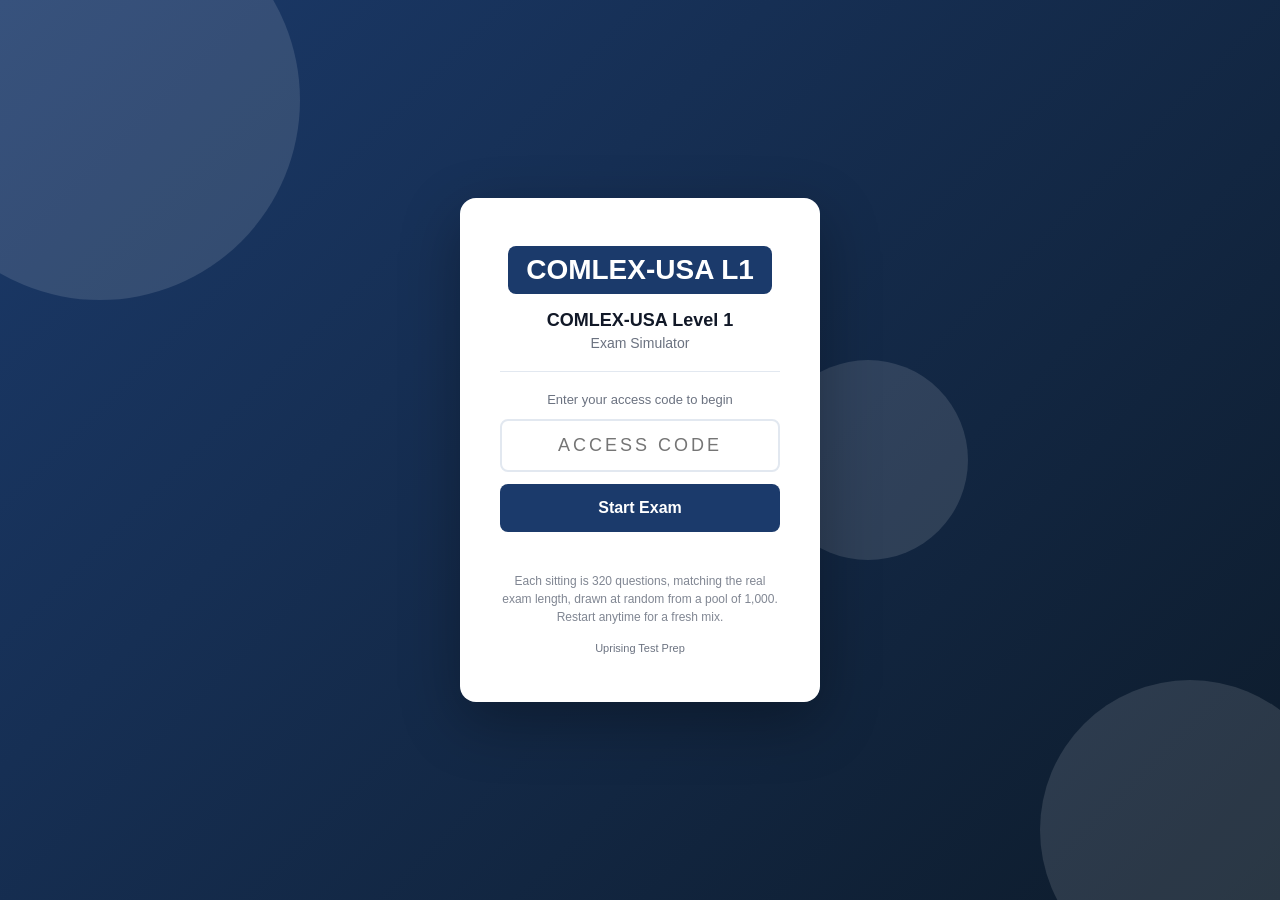
<file: index.html>
<!DOCTYPE html>
<html lang="en">
<head>
  <meta charset="UTF-8" />
  <meta name="viewport" content="width=device-width, initial-scale=1.0, viewport-fit=cover" />
  <meta name="apple-mobile-web-app-capable" content="yes" />
  <meta name="apple-mobile-web-app-status-bar-style" content="black-translucent" />
  <title>COMLEX-USA Level 1 Exam Simulator</title>
  <link rel="stylesheet" href="style.css" />
</head>
<body>

<div id="access-gate">
  <div class="gate-bg-shapes">
    <div class="shape shape-1"></div>
    <div class="shape shape-2"></div>
    <div class="shape shape-3"></div>
  </div>
  <div class="gate-card">
    <div class="gate-logo">
      <div class="logo-badge">COMLEX-USA L1</div>
    </div>
    <h1 class="gate-title">COMLEX-USA Level 1</h1>
    <p class="gate-subtitle">Exam Simulator</p>
    <div class="gate-divider"></div>
    <p class="gate-instruction">Enter your access code to begin</p>
    <input type="text" id="access-code-input" class="gate-input"
           placeholder="Access Code" autocomplete="off"
           maxlength="20" spellcheck="false" />
    <button id="access-btn" class="gate-btn">Start Exam</button>
    <p id="access-error" class="gate-error"></p>
    <p class="gate-pool-note">Each sitting is 320 questions, matching the real exam length, drawn at random from a pool of 1,000. Restart anytime for a fresh mix.</p>
    <p class="gate-hint">Uprising Test Prep</p>
  </div>
</div>

<div id="app" style="display:none">
  <header class="top-bar">
    <div class="bar-left">
      <span class="bar-logo">COMLEX-USA L1</span>
      <span class="bar-title">Exam Simulator</span>
    </div>
    <div class="bar-right">
      <span class="bar-timer" id="timer-display">--:--</span>
      <button class="bar-btn" id="flag-btn">Flag</button>
      <button class="bar-btn bar-btn-primary" id="submit-btn">
        <span class="btn-full">Submit Exam</span>
        <span class="btn-short">Submit</span>
      </button>
    </div>
  </header>

  <div class="progress-strip">
    <div class="progress-bar" id="progress-bar"></div>
  </div>

  <main class="exam-main">
    <div class="question-panel">
      <div class="q-meta">
        <span id="q-counter"></span>
        <span class="q-pool-chip" title="This sitting is 320 questions, matching the real exam length, drawn at random from a pool of 1,000. Restart for a fresh mix.">1,000 Questions Available</span>
        <span id="q-domain" class="q-domain-tag"></span>
        <span id="q-flag-indicator" class="flag-chip" style="display:none">Flagged</span>
      </div>
      <!-- Shared text for a linked cluster (a clinical case, a reading
           passage). It sits ABOVE the stem, which is the one thing that
           legitimately precedes it, and repeats on every question in the
           cluster so nobody has to page backwards. -->
      <div id="q-cluster-wrap" class="cluster-wrap" style="display:none"></div>
      <p id="question-text" class="q-text"></p>
      <!-- The picture sits BELOW the question text so the simulator matches
           the printed book exactly: stem, then picture, then options. They
           used to disagree (book put the picture under the stem, simulator put
           it above), so no single wording could be true in both places, and
           184 of MLPAO's 185 image questions said "shown above" while the
           book printed the picture below the sentence. Write stems with
           neutral wording ("the strip shown", "the diagram shows") and this
           whole class of bug cannot come back. -->
      <div id="q-image-wrap" style="display:none; margin-bottom:14px;"></div>
      <div id="options-list" class="options-list"></div>
      <div id="explanation-box" class="explanation-box" style="display:none">
        <div class="explanation-label">Explanation</div>
        <p id="explanation-text" class="explanation-text"></p>
      </div>
    </div>
    <div class="nav-bar">
      <button class="nav-btn" id="prev-btn">&#8592; Prev</button>
      <button class="nav-btn nav-btn-map" id="map-btn">Question Map</button>
      <button class="nav-btn nav-btn-next" id="next-btn">Next &#8594;</button>
    </div>
  </main>
</div>

<!-- Question Map Modal -->
<div id="map-modal" style="display:none">
  <div class="map-backdrop" id="map-backdrop"></div>
  <div class="map-panel">
    <div class="map-header">
      <span class="map-title">Question Map</span>
      <button id="map-close" class="map-close-btn">&#x2715; Close</button>
    </div>
    <div class="map-legend">
      <span class="leg-item"><span class="leg-swatch leg-answered"></span>Answered</span>
      <span class="leg-item"><span class="leg-swatch leg-flagged"></span>Flagged</span>
      <span class="leg-item"><span class="leg-swatch leg-unanswered"></span>Unanswered</span>
    </div>
    <div id="q-grid" class="q-grid"></div>
  </div>
</div>

<div id="results-screen" style="display:none">
  <div class="results-card">
    <div class="res-header">
      <div class="res-badge">COMLEX-USA L1</div>
      <h2 id="res-status" class="res-status"></h2>
      <p id="res-score" class="res-score"></p>
    </div>
    <div id="res-domains" class="res-domains"></div>
    <p class="mode-pool-note">This sitting drew 320 questions from a pool of 1,000. Restart for a fresh mix.</p>
    <button id="res-review-btn" class="res-btn">Review Answers</button>
    <button id="res-restart-btn" class="res-btn res-btn-secondary">Restart</button>
  </div>
</div>

<script src="questions.js"></script>
<script src="app.js"></script>
</body>
</html>
</file>
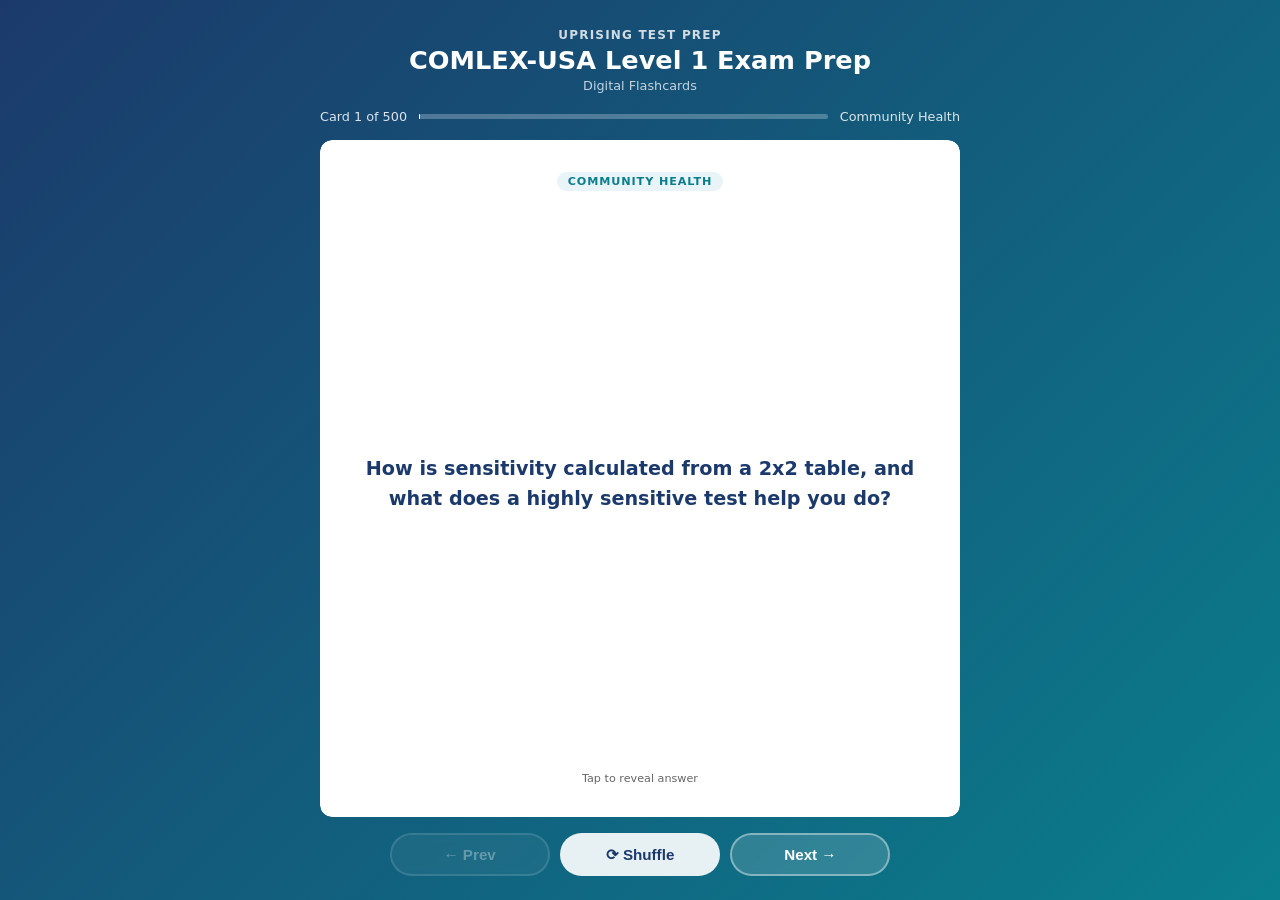
<file: flashcards/index.html>
<!DOCTYPE html>
<html lang="en">
<head>
  <meta charset="UTF-8">
  <meta name="viewport" content="width=device-width, initial-scale=1.0">
  <title>COMLEX-USA Level 1 Exam Prep: Flashcards</title>
  <style>
    :root {
      --blue:   #1B3A6B;
      --teal:   #0A7E8C;
      --ltblue: #E8F4F8;
      --white:  #FFFFFF;
      --text:   #1A1A1A;
      --muted:  #666;
      --radius: 12px;
    }
    * { box-sizing: border-box; margin: 0; padding: 0; }
    html, body { height: 100%; }
    body {
      font-family: 'Segoe UI', system-ui, sans-serif;
      background: linear-gradient(135deg, var(--blue) 0%, var(--teal) 100%);
      /* Pinned, not min-height: the page must never grow, or the controls
         get pushed below the fold on iOS where 100dvh and height:100%
         disagree. The height:100% rule above is the pre-dvh fallback. */
      height: 100dvh;
      max-height: 100dvh;
      overflow: hidden;
      display: flex;
      flex-direction: column;
      align-items: center;
      padding: 1.25rem 1rem 1rem;
      gap: 0.75rem;
      overflow-x: hidden;
    }
    header { text-align: center; color: #fff; flex-shrink: 0; }
    header .brand { font-size: 0.75rem; font-weight: 700; letter-spacing: 0.1em; opacity: 0.8; text-transform: uppercase; }
    header h1 { font-size: 1.3rem; font-weight: 800; margin-top: 0.2rem; }
    header .subtitle { font-size: 0.8rem; opacity: 0.75; margin-top: 0.15rem; }
    #progress-info {
      display: flex; align-items: center; gap: 0.75rem;
      color: rgba(255,255,255,0.85); font-size: 0.8rem;
      flex-shrink: 0; width: 100%; max-width: 640px;
    }
    #progress-bar-track {
      flex: 1; background: rgba(255,255,255,0.25);
      border-radius: 4px; height: 5px;
    }
    #progress-bar-fill { height: 100%; background: #fff; border-radius: 4px; transition: width 0.3s; }
    .card-scene {
      width: 100%; max-width: 640px;
      perspective: 1200px;
      cursor: pointer;
      flex: 1; min-height: 0;
      display: flex; flex-direction: column;
    
      /* WebKit does not clip overflow inside a preserve-3d context, so the
         answer pane's own clip is dropped and a long answer paints over the
         Prev/Next row. This element only sets the perspective and is NOT
         itself in the 3D context, so its clip is honoured in every engine. */
      overflow: hidden;
      border-radius: var(--radius);
    }
    .card-inner {
      position: relative; width: 100%;
      flex: 1; min-height: 0;
      transition: transform 0.55s cubic-bezier(.4,0,.2,1);
      transform-style: preserve-3d;
    }
    .card-scene.flipped .card-inner { transform: rotateY(180deg); }
    .card-face {
      position: absolute; inset: 0;
      backface-visibility: hidden; -webkit-backface-visibility: hidden;
      border-radius: var(--radius);
      display: flex; flex-direction: column;
      padding: 1.5rem 1.75rem;
      box-shadow: 0 12px 40px rgba(0,0,0,0.2);
      overflow: hidden;
    
      /* Painting through a mask forces WebKit to allocate a real clipping
         layer for a 3D-transformed element, which is what makes the
         overflow:hidden and the rounded corners above actually apply. */
      -webkit-mask-image: -webkit-radial-gradient(#fff, #000);
              mask-image: radial-gradient(#fff, #000);
    }
    .card-front { background: var(--white); align-items: center; justify-content: center; }
    .card-back  { background: var(--ltblue); transform: rotateY(180deg); }
    .card-badge {
      font-size: 0.7rem; font-weight: 700; text-transform: uppercase;
      letter-spacing: 0.08em;
      background: var(--ltblue); color: var(--teal);
      padding: 0.2rem 0.65rem; border-radius: 20px;
      margin-bottom: 0.85rem; flex-shrink: 0;
    }
    .card-back .card-badge { background: rgba(10,126,140,0.12); }
    .card-front .q-text {
      font-size: 1.1rem; font-weight: 600; color: var(--blue); line-height: 1.55;
      text-align: center; overflow-y: auto; flex: 1;
      display: flex; align-items: center; justify-content: center;
      scrollbar-width: thin; scrollbar-color: rgba(27,58,107,0.3) transparent;
    }
    .card-back .a-label { font-size: 0.7rem; font-weight: 700; color: var(--teal); text-transform: uppercase; letter-spacing: 0.08em; margin-bottom: 0.4rem; flex-shrink: 0; }
    .card-back .a-text  {
      font-size: 0.975rem; color: var(--text); line-height: 1.65;
      overflow-y: auto; flex: 1; min-height: 0; padding-right: 4px;
      scrollbar-width: thin; scrollbar-color: rgba(10,126,140,0.4) transparent;
    
      -webkit-overflow-scrolling: touch;
      overscroll-behavior: contain;
    }
    .card-back .a-text::-webkit-scrollbar { width: 4px; }
    .card-back .a-text::-webkit-scrollbar-track { background: transparent; }
    .card-back .a-text::-webkit-scrollbar-thumb { background: rgba(10,126,140,0.4); border-radius: 4px; }
    .tap-hint { flex-shrink: 0; margin-top: 0.6rem; font-size: 0.7rem; color: var(--muted); text-align: center; }
    .card-back .tap-hint { color: var(--teal); opacity: 0.7; }
    .controls {
      display: flex; gap: 0.65rem; flex-wrap: nowrap;
      justify-content: center; flex-shrink: 0;
      width: 100%; max-width: 640px;
      padding-bottom: env(safe-area-inset-bottom, 0px);
    }
    .btn {
      padding: 0.6rem 1.2rem; border-radius: 50px;
      border: 2px solid rgba(255,255,255,0.4);
      background: rgba(255,255,255,0.15); color: #fff;
      font-weight: 700; font-size: 0.875rem; cursor: pointer;
      transition: all 0.2s; backdrop-filter: blur(4px);
      white-space: nowrap; flex: 1; max-width: 160px;
    }
    .btn:hover { background: rgba(255,255,255,0.3); border-color: rgba(255,255,255,0.7); }
    .btn:active { transform: scale(0.96); }
    .btn:disabled { opacity: 0.35; cursor: not-allowed; }
    .btn.btn-primary { background: rgba(255,255,255,0.9); color: var(--blue); border-color: transparent; }
    .btn.btn-primary:hover { background: #fff; }
    #loading { color: rgba(255,255,255,0.8); font-size: 1rem; text-align: center; padding: 3rem; flex: 1; }
    @media (min-width: 768px) {
      body { padding: 1.75rem 1.5rem 1.5rem; gap: 1rem; }
      header h1 { font-size: 1.6rem; }
      .card-face { padding: 2rem 2.5rem; }
      .card-front .q-text { font-size: 1.2rem; }
      .card-back .a-text { font-size: 1.05rem; }
      .btn { font-size: 0.95rem; padding: 0.65rem 1.4rem; }
    }
    @media (max-width: 380px) {
      body { padding: 0.75rem; gap: 0.5rem; }
      header .brand { font-size: 0.65rem; }
      header h1 { font-size: 1.1rem; }
      header .subtitle { display: none; }
      .card-face { padding: 1rem 1.1rem; }
      .card-front .q-text { font-size: 0.975rem; }
      .card-back .a-text { font-size: 0.875rem; }
      .btn { font-size: 0.8rem; padding: 0.5rem 0.75rem; }
    }
  </style>
</head>
<body>
<header>
  <div class="brand">Uprising Test Prep</div>
  <h1>COMLEX-USA Level 1 Exam Prep</h1>
  <div class="subtitle">Digital Flashcards</div>
</header>
<div id="progress-info">
  <span id="card-counter">Card 1</span>
  <div id="progress-bar-track"><div id="progress-bar-fill" style="width:0%"></div></div>
  <span id="domain-label"></span>
</div>
<div id="loading">Loading flashcards...</div>
<div class="card-scene" id="card-scene" style="display:none" onclick="flipCard()">
  <div class="card-inner" id="card-inner">
    <div class="card-face card-front">
      <div class="card-badge" id="front-badge"></div>
      <div class="q-text" id="q-text"></div>
      <div class="tap-hint">Tap to reveal answer</div>
    </div>
    <div class="card-face card-back">
      <div class="card-badge" id="back-badge">Answer</div>
      <div class="a-label">Answer</div>
      <div class="a-text" id="a-text"></div>
      <div class="tap-hint">Tap to flip back</div>
    </div>
  </div>
</div>
<div class="controls" id="controls" style="display:none">
  <button class="btn" id="prev-btn" onclick="event.stopPropagation();move(-1)" disabled>&#8592; Prev</button>
  <button class="btn btn-primary" onclick="event.stopPropagation();shuffleCards()">&#10227; Shuffle</button>
  <button class="btn" id="next-btn" onclick="event.stopPropagation();move(1)">Next &#8594;</button>
</div>
<script>
const DOMAIN_LABELS = {
  community_health: "Community Health",
  human_development: "Human Development",
  endocrine_metabolism: "Endocrine Metabolism",
  nervous_mental_health: "Nervous Mental Health",
  musculoskeletal: "Musculoskeletal",
  genitourinary_renal: "Genitourinary Renal",
  gastrointestinal_nutrition: "Gastrointestinal Nutrition",
  circulatory_hematologic: "Circulatory Hematologic",
  respiratory: "Respiratory",
  integumentary: "Integumentary",
};
let cards   = [];
let current = 0;
async function init() {
  try {
    const res = await fetch('flashcards.json');
    if (!res.ok) throw new Error('Network error');
    cards = await res.json();
    document.getElementById('loading').style.display    = 'none';
    document.getElementById('card-scene').style.display = 'flex';
    document.getElementById('controls').style.display   = 'flex';
    show();
  } catch (e) {
    document.getElementById('loading').textContent = 'Error loading flashcards. Please try refreshing.';
  }
}
function domainLabel(key) {
  return DOMAIN_LABELS[key] || key.replace(/_/g, ' ').replace(/\b\w/g, c => c.toUpperCase());
}
function show() {
  const c = cards[current];
  document.getElementById('card-scene').classList.remove('flipped');
  document.getElementById('a-text').scrollTop = 0;
  const label = domainLabel(c.domain || c.chapter || '');
  document.getElementById('q-text').textContent       = c.front;
  document.getElementById('a-text').textContent       = c.back;
  document.getElementById('front-badge').textContent  = label;
  document.getElementById('back-badge').textContent   = label;
  document.getElementById('card-counter').textContent = `Card ${current+1} of ${cards.length}`;
  document.getElementById('domain-label').textContent = label;
  document.getElementById('progress-bar-fill').style.width = `${((current+1)/cards.length*100).toFixed(1)}%`;
  document.getElementById('prev-btn').disabled = current === 0;
  document.getElementById('next-btn').disabled = current === cards.length - 1;
}
function flipCard() { document.getElementById('card-scene').classList.toggle('flipped'); }
function move(dir) {
  const next = current + dir;
  if (next < 0 || next >= cards.length) return;
  current = next; show();
}
function shuffleCards() {
  for (let i = cards.length - 1; i > 0; i--) {
    const j = Math.floor(Math.random() * (i+1));
    [cards[i], cards[j]] = [cards[j], cards[i]];
  }
  current = 0; show();
}
document.addEventListener('keydown', e => {
  if (e.key === 'ArrowRight' || e.key === 'ArrowDown') move(1);
  else if (e.key === 'ArrowLeft' || e.key === 'ArrowUp') move(-1);
  else if (e.key === ' ' || e.key === 'Enter') { e.preventDefault(); flipCard(); }
});
init();
</script>
</body>
</html>
</file>
<file: style.css>
/* COMLEX1 Exam Simulator, Styles */
:root {
  --primary:   #1B3A6B;
  --pass:      #059669;
  --fail:      #DC2626;
  --bg:        #F3F4F8;
  --card:      #FFFFFF;
  --border:    #E2E8F0;
  --text:      #111827;
  --muted:     #6B7280;
  --radius:    10px;
}
*, *::before, *::after { box-sizing: border-box; margin: 0; padding: 0; }
body {
  font-family: -apple-system, BlinkMacSystemFont, "Segoe UI", sans-serif;
  background: var(--bg);
  color: var(--text);
  height: 100vh;
  height: 100dvh;
  overflow: hidden;
  -webkit-text-size-adjust: 100%;
}

/* ── Access Gate ─────────────────────────────────────────────────────────── */
#access-gate {
  display: flex;
  align-items: center;
  justify-content: center;
  height: 100vh;
  height: 100dvh;
  background: linear-gradient(135deg, var(--primary) 0%, #0d1b2a 100%);
  position: relative;
  overflow: hidden;
  padding: 20px;
  padding-top: max(20px, env(safe-area-inset-top));
  padding-bottom: max(20px, env(safe-area-inset-bottom));
}
.gate-bg-shapes { position: absolute; inset: 0; pointer-events: none; }
.shape { position: absolute; border-radius: 50%; opacity: .12; background: #fff; }
.shape-1 { width: 400px; height: 400px; top: -100px; left: -100px; }
.shape-2 { width: 300px; height: 300px; bottom: -80px; right: -60px; }
.shape-3 { width: 200px; height: 200px; top: 40%; left: 60%; }
.gate-card {
  background: #fff;
  border-radius: 16px;
  padding: 48px 40px;
  text-align: center;
  width: 100%;
  max-width: 360px;
  position: relative;
  z-index: 1;
  box-shadow: 0 20px 60px rgba(0,0,0,.3);
}
.logo-badge {
  display: inline-block;
  background: var(--primary);
  color: #fff;
  font-weight: 800;
  font-size: 28px;
  padding: 8px 18px;
  border-radius: 8px;
}
.gate-title { font-size: 18px; font-weight: 700; margin-top: 16px; color: var(--text); }
.gate-subtitle { color: var(--muted); font-size: 14px; margin-top: 4px; }
.gate-divider { height: 1px; background: var(--border); margin: 20px 0; }
.gate-instruction { font-size: 13px; color: var(--muted); margin-bottom: 12px; }
.gate-input {
  width: 100%;
  padding: 14px 16px;
  border: 2px solid var(--border);
  border-radius: 8px;
  font-size: 18px;
  text-align: center;
  text-transform: uppercase;
  letter-spacing: 3px;
  outline: none;
}
.gate-input:focus { border-color: var(--primary); }
.gate-btn {
  width: 100%;
  margin-top: 12px;
  padding: 15px;
  background: var(--primary);
  color: #fff;
  border: none;
  border-radius: 8px;
  font-size: 16px;
  font-weight: 600;
  cursor: pointer;
  -webkit-tap-highlight-color: transparent;
}
.gate-btn:hover { opacity: .9; }
.gate-error { color: var(--fail); font-size: 13px; margin-top: 8px; min-height: 18px; }
.gate-hint { color: var(--muted); font-size: 11px; margin-top: 16px; }
.gate-pool-note { color: var(--muted); opacity: .85; font-size: 12px; margin-top: 14px; line-height: 1.5; }
.mode-pool-note { color: var(--muted); opacity: .85; font-size: 12.5px; text-align: center; margin: 4px 0 16px; line-height: 1.5; }

/* ── App shell ───────────────────────────────────────────────────────────── */
#app {
  display: flex;
  flex-direction: column;
  height: 100vh;
  height: 100dvh;
  padding-top: env(safe-area-inset-top);
}
.top-bar {
  display: flex;
  justify-content: space-between;
  align-items: center;
  background: var(--primary);
  color: #fff;
  padding: 0 20px;
  padding-left: max(20px, env(safe-area-inset-left));
  padding-right: max(20px, env(safe-area-inset-right));
  height: 52px;
  flex-shrink: 0;
  gap: 8px;
}
.bar-left { display: flex; align-items: center; gap: 8px; min-width: 0; }
.bar-logo { font-weight: 800; font-size: 18px; flex-shrink: 0; }
.bar-title { font-size: 14px; opacity: .8; white-space: nowrap; overflow: hidden; text-overflow: ellipsis; }
.bar-right { display: flex; align-items: center; gap: 8px; flex-shrink: 0; }
.bar-timer {
  font-variant-numeric: tabular-nums;
  font-size: 16px;
  font-weight: 600;
  min-width: 68px;
  text-align: right;
}
.bar-btn {
  padding: 7px 13px;
  background: rgba(255,255,255,.15);
  border: 1px solid rgba(255,255,255,.3);
  color: #fff;
  border-radius: 6px;
  cursor: pointer;
  font-size: 13px;
  white-space: nowrap;
  -webkit-tap-highlight-color: transparent;
  touch-action: manipulation;
}
.bar-btn:hover { background: rgba(255,255,255,.25); }
.bar-btn-primary {
  background: #fff;
  color: var(--primary);
  border-color: #fff;
  font-weight: 600;
}
.bar-btn-primary:hover { background: #f0f0f0; }
.btn-short { display: none; }
.btn-full  { display: inline; }

.progress-strip { height: 4px; background: rgba(0,0,0,.1); flex-shrink: 0; }
.progress-bar   { height: 100%; background: #4ade80; transition: width .3s; }

/* ── Main exam area ──────────────────────────────────────────────────────── */
.exam-main {
  flex: 1;
  overflow: hidden;
  display: flex;
  flex-direction: column;
  padding: 16px 20px 0;
  padding-left: max(16px, env(safe-area-inset-left));
  padding-right: max(16px, env(safe-area-inset-right));
  min-height: 0;
}
.question-panel { flex: 1; overflow-y: auto; padding-bottom: 12px; -webkit-overflow-scrolling: touch; }
.q-meta {
  display: flex;
  align-items: center;
  gap: 8px;
  margin-bottom: 12px;
  font-size: 13px;
  color: var(--muted);
  flex-wrap: wrap;
}
.q-domain-tag {
  background: var(--primary);
  color: #fff;
  padding: 2px 8px;
  border-radius: 4px;
  font-size: 11px;
  font-weight: 600;
}
.q-pool-chip {
  background: #EEF2FF;
  background: color-mix(in srgb, var(--primary) 12%, #fff);
  color: var(--primary);
  border: 1px solid var(--primary);
  padding: 2px 8px;
  border-radius: 10px;
  font-size: 11px;
  font-weight: 700;
  cursor: help;
  white-space: nowrap;
}
.flag-chip {
  background: #FEF3C7;
  color: #92400E;
  padding: 2px 8px;
  border-radius: 4px;
  font-size: 11px;
  font-weight: 600;
}
.cluster-wrap {
  border-left: 4px solid var(--primary, #1B3A6B);
  background: #F2F6FC; border-radius: 8px;
  padding: 10px 14px; margin-bottom: 16px;
}
.cluster-label {
  font-size: 11px; font-weight: 700; letter-spacing: 0.06em;
  text-transform: uppercase; color: var(--primary, #1B3A6B); margin-bottom: 6px;
}
.cluster-body {
  max-height: 38vh; overflow-y: auto; font-size: 15px; line-height: 1.6;
  -webkit-overflow-scrolling: touch;
}
.cluster-body p + p { margin-top: 10px; }
@media (min-width: 1100px) { .cluster-body { max-height: 52vh; } }

.q-image {
  max-width: 100%;
  /* Cap the height too. With only max-width, a tall exhibit renders at full
     width and pushes the stem and every option below the fold, so the question
     looks like it has no answers until the candidate scrolls. Found on CNPLE. */
  max-height: 62vh;
  width: auto;
  height: auto;
  object-fit: contain;
  border-radius: 6px;
  border: 1px solid var(--border);
  display: block;
  margin-bottom: 14px;
}
.q-text { font-size: 16px; line-height: 1.65; margin-bottom: 20px; }
.options-list { display: flex; flex-direction: column; gap: 10px; }
.option {
  display: flex;
  align-items: flex-start;
  gap: 12px;
  padding: 15px 16px;
  background: var(--card);
  border: 2px solid var(--border);
  border-radius: var(--radius);
  cursor: pointer;
  transition: .15s;
  -webkit-tap-highlight-color: transparent;
  touch-action: manipulation;
  min-height: 52px;
}
.option:hover  { border-color: var(--primary); background: #F8FAFF; }
.option.selected  { border-color: var(--primary); background: #EEF3FF; }
.option.correct   { border-color: #059669; background: #ECFDF5; }
.option.incorrect { border-color: #DC2626; background: #FEF2F2; }
.explanation-box {
  margin-top: 20px;
  padding: 16px 18px;
  background: #F0F9FF;
  border-left: 4px solid #2563EB;
  border-radius: 6px;
}
.explanation-label {
  font-size: 11px;
  font-weight: 700;
  text-transform: uppercase;
  letter-spacing: .06em;
  color: #2563EB;
  margin-bottom: 8px;
}
.explanation-text { font-size: 14.5px; line-height: 1.7; color: #1e293b; margin: 0; }
.opt-letter { font-weight: 700; font-size: 15px; color: var(--primary); min-width: 22px; padding-top: 1px; flex-shrink: 0; }
.opt-text   { font-size: 15px; line-height: 1.5; }

/* ── Nav bar ─────────────────────────────────────────────────────────────── */
.nav-bar {
  display: flex;
  align-items: center;
  gap: 8px;
  padding: 10px 0;
  padding-bottom: max(14px, env(safe-area-inset-bottom));
  flex-shrink: 0;
}
.nav-btn {
  flex: 1;
  padding: 13px 8px;
  background: var(--card);
  border: 1px solid var(--border);
  border-radius: 8px;
  cursor: pointer;
  font-size: 15px;
  font-weight: 500;
  text-align: center;
  -webkit-tap-highlight-color: transparent;
  touch-action: manipulation;
  min-height: 48px;
}
.nav-btn:hover      { background: #f0f0f0; }
.nav-btn-map {
  background: var(--bg);
  border-color: var(--primary);
  color: var(--primary);
  font-weight: 600;
}
.nav-btn-map:hover { background: #EEF3FF; }
.nav-btn-next {
  background: var(--primary);
  color: #fff;
  border-color: var(--primary);
}
.nav-btn-next:hover { opacity: .9; }

/* ── Question Map Modal ──────────────────────────────────────────────────── */
#map-modal {
  position: fixed;
  inset: 0;
  z-index: 1000;
  display: flex;
  flex-direction: column;
  justify-content: flex-end;
}
.map-backdrop { position: absolute; inset: 0; background: rgba(0,0,0,.5); }
.map-panel {
  position: relative;
  background: #fff;
  border-radius: 20px 20px 0 0;
  padding: 20px;
  padding-bottom: max(20px, env(safe-area-inset-bottom));
  max-height: 80vh;
  max-height: 80dvh;
  display: flex;
  flex-direction: column;
  box-shadow: 0 -4px 30px rgba(0,0,0,.2);
}
.map-header {
  display: flex;
  align-items: center;
  justify-content: space-between;
  margin-bottom: 12px;
  flex-shrink: 0;
}
.map-title { font-size: 17px; font-weight: 700; color: var(--text); }
.map-close-btn {
  padding: 8px 16px;
  background: var(--bg);
  border: 1px solid var(--border);
  border-radius: 8px;
  cursor: pointer;
  font-size: 14px;
  font-weight: 500;
  min-height: 40px;
  -webkit-tap-highlight-color: transparent;
  touch-action: manipulation;
}
.map-close-btn:hover { background: #e5e7eb; }
.map-legend { display: flex; gap: 16px; margin-bottom: 14px; flex-shrink: 0; flex-wrap: wrap; }
.leg-item { display: flex; align-items: center; gap: 6px; font-size: 13px; color: var(--muted); }
.leg-swatch {
  width: 16px;
  height: 16px;
  border-radius: 3px;
  border: 1px solid var(--border);
  background: var(--card);
  display: inline-block;
  flex-shrink: 0;
}
.leg-swatch.leg-answered  { background: var(--primary); border-color: var(--primary); }
.leg-swatch.leg-flagged   { background: #FEF3C7; border-color: #F59E0B; }
.leg-swatch.leg-unanswered { background: var(--card); }
.q-grid {
  display: flex;
  flex-wrap: wrap;
  gap: 6px;
  overflow-y: auto;
  flex: 1;
  padding-bottom: 8px;
  -webkit-overflow-scrolling: touch;
}
.grid-btn {
  width: 40px;
  height: 40px;
  border: 1px solid var(--border);
  border-radius: 6px;
  background: var(--card);
  font-size: 12px;
  cursor: pointer;
  font-weight: 500;
  -webkit-tap-highlight-color: transparent;
  touch-action: manipulation;
}
.grid-btn.answered { background: var(--primary); color: #fff; border-color: var(--primary); }
.grid-btn.flagged  { background: #FEF3C7; border-color: #F59E0B; }
.grid-btn.active   { outline: 3px solid var(--primary); outline-offset: 2px; }

/* ── Results ─────────────────────────────────────────────────────────────── */
#results-screen {
  display: flex;
  align-items: flex-start;
  justify-content: center;
  min-height: 100vh;
  min-height: 100dvh;
  background: var(--bg);
  overflow-y: auto;
  -webkit-overflow-scrolling: touch;
  padding: 20px 16px;
  padding-top: max(20px, env(safe-area-inset-top));
  padding-bottom: max(20px, env(safe-area-inset-bottom));
}
.results-card {
  background: var(--card);
  border-radius: 16px;
  padding: 40px;
  max-width: 480px;
  width: 100%;
  box-shadow: 0 8px 30px rgba(0,0,0,.1);
}
.res-header { text-align: center; margin-bottom: 24px; }
.res-badge {
  display: inline-block;
  background: var(--primary);
  color: #fff;
  font-weight: 800;
  font-size: 22px;
  padding: 6px 16px;
  border-radius: 8px;
}
.res-status { font-size: 36px; font-weight: 800; margin-top: 12px; }
.res-score  { font-size: 18px; color: var(--muted); margin-top: 4px; }
.res-domains { margin-bottom: 24px; display: flex; flex-direction: column; gap: 10px; }
.res-domain-row { display: flex; align-items: center; gap: 8px; font-size: 13px; }
.res-domain-name { width: 160px; font-weight: 500; flex-shrink: 0; }
.res-domain-bar-wrap { flex: 1; background: #E5E7EB; border-radius: 4px; height: 8px; overflow: hidden; }
.res-domain-bar { height: 100%; border-radius: 4px; transition: width .5s; }
.res-domain-pct { width: 36px; text-align: right; font-weight: 600; }
.res-btn {
  width: 100%;
  padding: 15px;
  background: var(--primary);
  color: #fff;
  border: none;
  border-radius: 8px;
  font-size: 15px;
  font-weight: 600;
  cursor: pointer;
  margin-bottom: 10px;
  min-height: 52px;
  -webkit-tap-highlight-color: transparent;
  touch-action: manipulation;
}
.res-btn:hover { opacity: .9; }
.res-btn-secondary {
  background: transparent;
  color: var(--primary);
  border: 2px solid var(--primary);
}
.res-btn-secondary:hover { background: var(--primary); color: #fff; }

/* ── Mobile breakpoint (phones ≤ 640px) ─────────────────────────────────── */
@media (max-width: 640px) {
  /* Gate card */
  .gate-card { padding: 32px 24px; }

  /* Top bar: hide long title text, swap Submit label */
  .bar-title  { display: none; }
  .btn-full   { display: none; }
  .btn-short  { display: inline; }
  .bar-right  { gap: 6px; }
  .bar-btn    { padding: 6px 10px; font-size: 12px; }
  .bar-timer  { font-size: 14px; min-width: 58px; }

  /* Exam main */
  .exam-main { padding: 12px 14px 0; }
  .q-text { font-size: 16px; }
  .opt-text { font-size: 15px; }

  /* Nav bar, bigger touch targets */
  .nav-btn { font-size: 14px; padding: 14px 6px; }

  /* Results */
  .results-card { padding: 28px 20px; }
  .res-domain-name { width: 110px; font-size: 12px; }
  .res-domain-pct  { font-size: 12px; }
  .res-status { font-size: 30px; }

  /* Map grid, slightly bigger buttons on phones */
  .grid-btn { width: 42px; height: 42px; }
}

/* ── Very small phones (≤ 380px) ────────────────────────────────────────── */
@media (max-width: 380px) {
  .bar-logo { font-size: 15px; }
  .bar-btn  { padding: 5px 8px; font-size: 11px; }
  .bar-timer { font-size: 13px; min-width: 52px; }
  .nav-btn  { font-size: 13px; }
  .grid-btn { width: 38px; height: 38px; font-size: 11px; }
}
</file>
